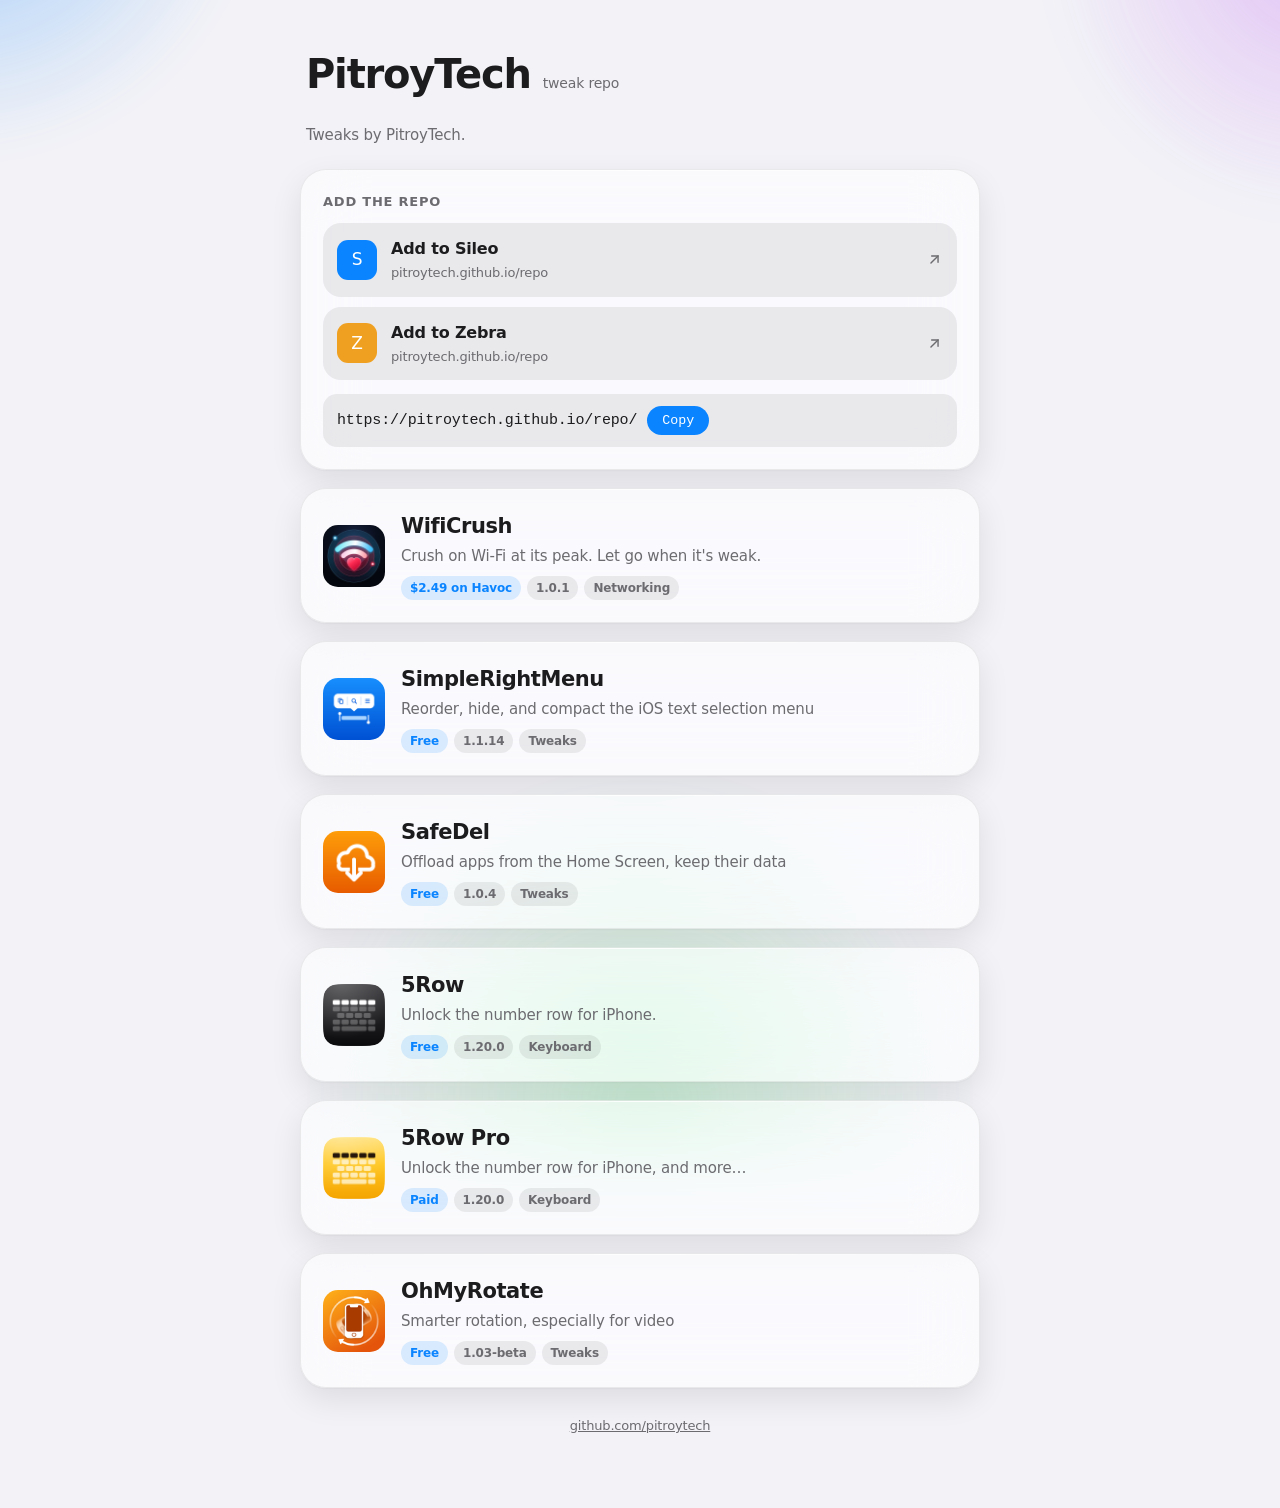
<file: index.html>
<!DOCTYPE html>
<html lang="en">
<head>
<meta charset="utf-8">
<meta name="viewport" content="width=device-width, initial-scale=1, viewport-fit=cover">
<title>PitroyTech</title>
<meta name="description" content="Tweaks by PitroyTech.">
<meta name="theme-color" content="#f2f2f7" media="(prefers-color-scheme: light)">
<meta name="theme-color" content="#000000" media="(prefers-color-scheme: dark)">
<link rel="icon" href="CydiaIcon.png">
<link rel="stylesheet" href="style.css?v=10">
</head>
<body>
<div class="wrap">

  <header class="masthead">
    <h1>PitroyTech</h1>
    <span class="by">tweak repo</span>
    <p class="lede"></p>
  </header>

  <section class="glass card">
    <h3>Add the repo</h3>
    <div class="sources">
      <a class="source-card" id="addsileo" href="#">
        <span class="source-mark">S</span>
        <span class="source-copy">
          <strong>Add to Sileo</strong>
          <span id="srcsileo"></span>
        </span>
        <svg viewBox="0 0 24 24" aria-hidden="true"><path d="M7 17 17 7"/><path d="M8 7h9v9"/></svg>
      </a>
      <a class="source-card" id="addzebra" href="#">
        <span class="source-mark">Z</span>
        <span class="source-copy">
          <strong>Add to Zebra</strong>
          <span id="srczebra"></span>
        </span>
        <svg viewBox="0 0 24 24" aria-hidden="true"><path d="M7 17 17 7"/><path d="M8 7h9v9"/></svg>
      </a>
    </div>
    <div class="source">
      <span id="src">https://pitroytech.github.io/repo/</span>
      <button class="copy" id="copy" type="button">Copy</button>
    </div>
  </section>

  <div id="list"></div>

  <footer>
    <a href="https://github.com/pitroytech">github.com/pitroytech</a>
  </footer>

</div>

<script>
// Một tệp dữ liệu, hai trang đọc chung.
//
// Trang chủ và trang chi tiết cùng đọc packages.json, nên thêm một gói là sửa
// một chỗ. Chép tay nội dung sang hai trang HTML là cách chắc chắn để hai nơi
// nói hai phiên bản khác nhau.
//
// Chỉ còn tiếng Anh. Bản song ngữ trước đây bắt mọi trường hiển thị phải là
// `{en, vi}` và mọi lượt đọc phải đi qua một hàm; đổi lại là một nút chuyển mà
// trang gói nhúng trong Sileo không ai bấm.
const SCHEMA = 12;   // tăng khi ĐỔI hình dạng packages.json
const escape = (s) => String(s).replace(/[&<>"']/g,
  (c) => ({'&':'&amp;','<':'&lt;','>':'&gt;','"':'&quot;',"'":'&#39;'}[c]));

fetch('packages.json?v=' + SCHEMA)
  .then((r) => r.json())
  .then((data) => {
    const url = data.repo.url;
    document.querySelector('.lede').textContent = data.repo.description;
    document.getElementById('src').textContent = url;

    // Hai trình quản lý, hai lược đồ URL. Trang web không dò được máy có cài
    // cái nào, nên hiện cả hai — một nút xám vì đoán sai còn tệ hơn một nút
    // bấm không ăn.
    document.getElementById('addsileo').href = 'sileo://source/' + url;
    document.getElementById('addzebra').href = 'zbra://sources/add/' + url;
    const host = url.replace(/^https?:\/\//, '').replace(/\/$/, '');
    document.getElementById('srcsileo').textContent = host;
    document.getElementById('srczebra').textContent = host;

    document.getElementById('list').innerHTML = data.packages.map((p) => `
      <a class="glass card pkg" href="package.html?id=${encodeURIComponent(p.id)}">
        <div class="pkg-top">
          <img class="glyph" src="${escape(p.icon)}" alt="" width="62" height="62">
          <span>
            <h2>${escape(p.name)}</h2>
            <p>${escape(p.tagline)}</p>
            <span class="badges">
              <span class="badge">${escape(p.price)}</span>
              <span class="badge plain">${escape(p.version)}</span>
              <span class="badge plain">${escape(p.section)}</span>
            </span>
          </span>
        </div>
      </a>`).join('');
  })
  .catch(() => {
    document.getElementById('list').innerHTML =
      '<div class="glass card"><p>Could not load the package list.</p></div>';
  });

document.getElementById('copy').addEventListener('click', async (event) => {
  const button = event.currentTarget;
  try {
    await navigator.clipboard.writeText(document.getElementById('src').textContent);
    button.textContent = 'Copied';
  } catch (error) {
    // Safari từ chối clipboard ở ngữ cảnh không an toàn. Bôi đen để người dùng
    // tự chép, thay vì một nút bấm không làm gì và không nói gì.
    const range = document.createRange();
    range.selectNodeContents(document.getElementById('src'));
    const selection = getSelection();
    selection.removeAllRanges();
    selection.addRange(range);
    button.textContent = 'Select it';
  }
  setTimeout(() => { button.textContent = 'Copy'; }, 2000);
});
</script>
</body>
</html>
</file>
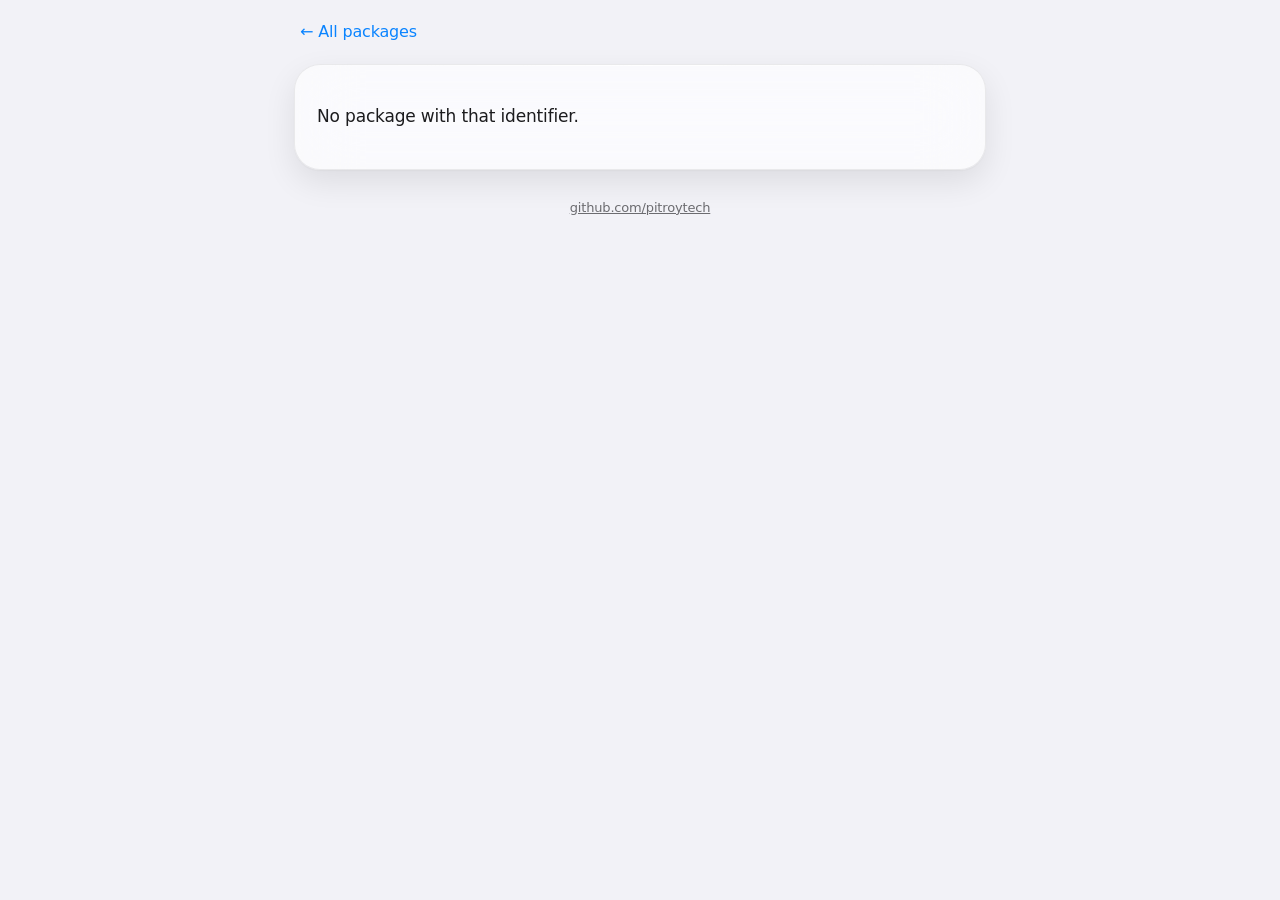
<file: package.html>
<!DOCTYPE html>
<html lang="en">
<head>
<meta charset="utf-8">
<meta name="viewport" content="width=device-width, initial-scale=1, viewport-fit=cover">
<title>PitroyTech</title>
<meta name="theme-color" content="#f2f2f7" media="(prefers-color-scheme: light)">
<meta name="theme-color" content="#000000" media="(prefers-color-scheme: dark)">
<link rel="icon" href="CydiaIcon.png">
<link rel="stylesheet" href="style.css?v=10">
</head>
<body class="depiction">
<div class="wrap">

  <a class="back" href="index.html">← All packages</a>
  <div id="page"></div>

  <footer>
    <a href="https://github.com/pitroytech">github.com/pitroytech</a>
  </footer>

</div>

<script>
// Trang này chạy ở HAI nơi: trình duyệt, và bên trong Sileo.
//
// Sileo vẽ trang gói từ `SileoDepiction`, và khi URL đó trả HTML thì nó dựng
// một webview hẹp. Nên mọi thứ ở đây phải bọc chữ theo bề ngang máy và không
// dựa vào chỗ trống — không cột đôi, không chữ cố định pixel.
const SCHEMA = 12;
const escape = (s) => String(s).replace(/[&<>"']/g,
  (c) => ({'&':'&amp;','<':'&lt;','>':'&gt;','"':'&quot;',"'":'&#39;'}[c]));

const wanted = new URLSearchParams(location.search).get('id');
const page = document.getElementById('page');
let TAB = 'info';

fetch('packages.json?v=' + SCHEMA)
  .then((r) => r.json())
  .then((data) => {
    const p = data.packages.find((item) => item.id === wanted);
    if (!p) {
      page.innerHTML = '<div class="glass card"><p>No package with that identifier.</p></div>';
      return;
    }
    document.title = p.name + ' — PitroyTech';

    // Dòng kết thúc bằng ":" là tiêu đề, dòng "- " là một ý trong danh sách,
    // còn lại là đoạn văn. Cùng quy tắc với tools/build-sileo-depictions.py,
    // để Zebra (trang này) và Sileo (JSON) đọc ra đúng một nội dung.
    const inline = (s) => escape(s).replace(/\*\*(.+?)\*\*/g, '<strong>$1</strong>');
    const describe = (lines) => {
      let html = '', list = [];
      const flush = () => { if (list.length) html += `<ul>${list.join('')}</ul>`; list = []; };
      for (const line of lines) {
        if (line.startsWith('- ')) { list.push(`<li>${inline(line.slice(2))}</li>`); continue; }
        flush();
        html += line.trimEnd().endsWith(':')
          ? `<h4>${inline(line.trimEnd().slice(0, -1))}</h4>`
          : `<p>${inline(line)}</p>`;
      }
      flush();
      return html;
    };

    const render = () => {
      // Nguồn, kèm icon GitHub vẽ thẳng bằng SVG.
      //
      // Không ảnh ngoài, không CDN: một icon tải từ nơi khác là một thứ nữa có
      // thể chết trong khi trang vẫn sống, và người đọc không biết vì sao.
      const GITHUB = '<svg viewBox="0 0 16 16" width="16" height="16" aria-hidden="true" '
        + 'fill="currentColor"><path d="M8 0C3.58 0 0 3.58 0 8c0 3.54 2.29 6.53 5.47 '
        + '7.59.4.07.55-.17.55-.38 0-.19-.01-.82-.01-1.49-2.01.37-2.53-.49-2.69-.94-.09-.23-.48-.94-.82-1.13'
        + '-.28-.15-.68-.52-.01-.53.63-.01 1.08.58 1.23.82.72 1.21 1.87.87 2.33.66.07-.52.28-.87.51-1.07'
        + '-1.78-.2-3.64-.89-3.64-3.95 0-.87.31-1.59.82-2.15-.08-.2-.36-1.02.08-2.12 0 0 .67-.21 2.2.82'
        + '.64-.18 1.32-.27 2-.27s1.36.09 2 .27c1.53-1.04 2.2-.82 2.2-.82.44 1.1.16 1.92.08 2.12.51.56.82'
        + '1.27.82 2.15 0 3.07-1.87 3.75-3.65 3.95.29.25.54.73.54 1.48 0 1.07-.01 1.93-.01 2.2 0 .21.15.46'
        + '.55.38A8.01 8.01 0 0 0 16 8c0-4.42-3.58-8-8-8Z"/></svg>';

      const links = (p.links || []).map((l) => `
        <a class="srclink" href="${escape(l.url)}" target="_blank" rel="noopener">
          ${l.kind === 'github' ? GITHUB : ''}<span>${escape(l.label)}</span>
        </a>`).join('');

      // Ảnh chụp: một dải cuộn ngang, ảnh giữ tỉ lệ thật, không cắt.
      const shots = (p.screenshots || []).length ? `
        <section class="glass card">
          <div class="shots">${p.screenshots.map((s) => `
            <img src="${escape(s.url)}" alt="${escape(s.caption || '')}" loading="lazy">`).join('')}
          </div>
        </section>` : '';

      const details = `
        <section class="glass card body">
          ${describe(p.description)}
        </section>
        ${shots}

        <section class="glass card">
          <h3>Details</h3>
          <div class="meta">
            <div><span>Identifier</span><span>${escape(p.id)}</span></div>
            <div><span>Version</span><span>${escape(p.version)}</span></div>
            <div><span>Section</span><span>${escape(p.section)}</span></div>
            <div><span>Compatibility</span><span>${escape(p.compatibility)}</span></div>
            ${p.older ? `<div><span>Also on the repo</span><span>${escape(p.older.version)}</span></div>` : ''}
          </div>
        </section>`;

      const changelog = `
        <section class="glass card body">
          ${(p.changelog || []).map((entry) => `
            <div class="release">
              <h4>${escape(entry.version)}<span>${escape(entry.date || '')}</span></h4>
              <ul>${entry.notes.map((n) => `<li>${escape(n)}</li>`).join('')}</ul>
            </div>`).join('') || '<p>No changelog yet.</p>'}
        </section>`;

      page.innerHTML = `
        ${p.banner ? `<img class="banner" src="${escape(p.banner)}" alt="">` : ''}
        <section class="glass card">
          <div class="pkg-top">
            <img class="glyph" src="${escape(p.icon)}" alt="" width="62" height="62">
            <span>
              <h2>${escape(p.name)}</h2>
              <p>${escape(p.tagline)}</p>
              <span class="badges">
                <span class="badge">${escape(p.price)}</span>
                <span class="badge plain">${escape(p.version)}</span>
              </span>
            </span>
          </div>
        </section>

        <div class="tabs">
          <button type="button" data-tab="info"${TAB === 'info' ? ' class="on"' : ''}>Details</button>
          <button type="button" data-tab="log"${TAB === 'log' ? ' class="on"' : ''}>Changelog</button>
        </div>
        ${TAB === 'log' ? changelog : details}

        ${p.older ? `<section class="glass card"><p class="avail">${escape(p.older.note)}</p></section>` : ''}

        <section class="glass card">
          <h3>Links</h3>
          <div class="srclinks">${links}</div>
          ${p.availability ? `<p class="avail">${escape(p.availability)}</p>` : ''}
        </section>`;

      // Đổi tab bằng cách vẽ lại: `render()` gọi lại chính nó, nên chỉ cần nhớ
      // tab đang chọn. Nút bị thay mới mỗi lượt nên phải gắn lại ở đây.
      page.querySelectorAll('.tabs button').forEach((b) =>
        b.addEventListener('click', () => { TAB = b.dataset.tab; render(); }));
    };

    render();
  })
  .catch(() => {
    page.innerHTML = '<div class="glass card"><p>Could not load the package list.</p></div>';
  });
</script>
</body>
</html>
</file>
<file: style.css>
/* Liquid Glass, kiểu iOS 26/27.
 *
 * Kính chỉ ra kính khi có thứ gì đó ở SAU nó để khúc xạ. Nên nền là vài vầng
 * màu mờ, và thẻ thì trong mờ chứ không phải xám đặc — một thẻ xám trên nền
 * phẳng chỉ là thẻ bo góc.
 *
 * Không CDN, không font tải về: trang này phục vụ từ GitHub Pages và phải mở
 * được cả khi mạng chặn thứ khác. Chữ dùng font hệ thống, vốn đã là SF trên
 * máy Apple — thứ người dùng jailbreak gần như chắc chắn đang dùng.
 */

:root {
    color-scheme: light dark;

    --bg: #f2f2f7;
    --ink: #1c1c1e;
    --ink-dim: #6c6c70;
    --glass: rgba(255, 255, 255, 0.62);
    --glass-edge: rgba(255, 255, 255, 0.85);
    --glass-line: rgba(0, 0, 0, 0.07);
    --tint: #0a84ff;
    --shadow: 0 1px 2px rgba(0, 0, 0, .04), 0 12px 32px rgba(0, 0, 0, .09);
    --radius: 26px;
}

@media (prefers-color-scheme: dark) {
    :root {
        --bg: #000;
        --ink: #f5f5f7;
        --ink-dim: #98989d;
        --glass: rgba(28, 28, 30, 0.58);
        --glass-edge: rgba(255, 255, 255, 0.14);
        --glass-line: rgba(255, 255, 255, 0.09);
        --shadow: 0 1px 2px rgba(0, 0, 0, .5), 0 16px 40px rgba(0, 0, 0, .55);
    }
}

* { box-sizing: border-box; }

html { -webkit-text-size-adjust: 100%; }

body {
    margin: 0;
    min-height: 100vh;
    background: var(--bg);
    color: var(--ink);
    font: 400 17px/1.5 -apple-system, BlinkMacSystemFont, "SF Pro Text",
          system-ui, "Segoe UI", Roboto, sans-serif;
    letter-spacing: -0.01em;
    overflow-x: hidden;
}

/* Ba vầng màu sau lớp kính. Cố định, không animation: trang này để đọc, và
 * một nền động sau chữ làm chữ khó đọc hơn chứ không đẹp hơn. */
body::before {
    content: "";
    position: fixed;
    inset: -20vmax;
    z-index: -1;
    background:
        radial-gradient(38vmax 38vmax at 12% 8%,  rgba(10, 132, 255, .38), transparent 60%),
        radial-gradient(34vmax 34vmax at 88% 14%, rgba(191, 90, 242, .32), transparent 62%),
        radial-gradient(42vmax 42vmax at 50% 96%, rgba(48, 209, 88, .22), transparent 60%);
    filter: blur(18px);
}

.wrap {
    max-width: 720px;
    margin: 0 auto;
    padding: 40px 20px 72px;
}

/* --- thanh đầu trang ------------------------------------------------- */

.masthead {
    display: flex;
    align-items: baseline;
    gap: 12px;
    flex-wrap: wrap;
    padding: 4px 6px 22px;
}

.masthead h1 {
    margin: 0;
    font-size: 40px;
    font-weight: 700;
    letter-spacing: -0.03em;
}

.masthead .by {
    font-size: 14px;
    color: var(--ink-dim);
}

.masthead .lede {
    flex-basis: 100%;
    margin: 8px 0 0;
    font-size: 15px;
    color: var(--ink-dim);
}

/* --- kính ------------------------------------------------------------- */

.glass {
    position: relative;
    background: var(--glass);
    -webkit-backdrop-filter: blur(30px) saturate(180%);
    backdrop-filter: blur(30px) saturate(180%);
    border: 1px solid var(--glass-line);
    border-radius: var(--radius);
    box-shadow: var(--shadow);
    overflow: hidden;
}

/* Vệt sáng ở mép trên. Đây là thứ làm bề mặt trông như thuỷ tinh chứ không
 * như nhựa mờ, và nó chỉ tốn một pseudo-element. */
.glass::after {
    content: "";
    position: absolute;
    inset: 0 0 auto;
    height: 1px;
    background: linear-gradient(90deg, transparent, var(--glass-edge), transparent);
    pointer-events: none;
}

.card { padding: 22px; margin-bottom: 18px; }

/* --- thẻ gói ----------------------------------------------------------- */

.pkg {
    display: block;
    color: inherit;
    text-decoration: none;
    -webkit-tap-highlight-color: transparent;
    transition: transform .22s cubic-bezier(.2, .8, .2, 1),
                box-shadow .22s cubic-bezier(.2, .8, .2, 1);
}

.pkg:hover, .pkg:focus-visible {
    transform: translateY(-2px);
    box-shadow: 0 2px 4px rgba(0, 0, 0, .05), 0 20px 46px rgba(0, 0, 0, .14);
}

.pkg:active { transform: scale(.985); }

.pkg-top { display: flex; align-items: center; gap: 16px; }

/* Icon là PNG dùng chung với Sileo, không phải hình vẽ bằng CSS.
 * Hai hình gần giống nhau ở hai nơi là hai hình sẽ lệch nhau. */
.glyph {
    flex: none;
    width: 62px;
    height: 62px;
    border-radius: 15px;
    display: block;
    box-shadow: inset 0 1px 0 rgba(255, 255, 255, .45);
}

.pkg h2 { margin: 0 0 2px; font-size: 21px; font-weight: 600; letter-spacing: -.02em; }
.pkg p  { margin: 0; font-size: 15px; color: var(--ink-dim); }

.badges { display: flex; gap: 6px; margin-top: 9px; flex-wrap: wrap; }

.badge {
    font-size: 12px;
    font-weight: 600;
    padding: 3px 9px;
    border-radius: 999px;
    background: color-mix(in srgb, var(--tint) 14%, transparent);
    color: var(--tint);
}

.badge.plain {
    background: var(--glass-line);
    color: var(--ink-dim);
}

/* --- hướng dẫn thêm nguồn --------------------------------------------- */

h3 { margin: 0 0 12px; font-size: 13px; font-weight: 600;
     letter-spacing: .06em; text-transform: uppercase; color: var(--ink-dim); }

.source {
    display: flex;
    align-items: center;
    gap: 10px;
    background: var(--glass-line);
    border-radius: 14px;
    padding: 12px 14px;
    font: 500 15px/1.3 ui-monospace, SFMono-Regular, Menlo, monospace;
    word-break: break-all;
}

button.copy {
    flex: none;
    border: 0;
    border-radius: 999px;
    padding: 7px 15px;
    font: 600 14px/1 inherit;
    font-family: inherit;
    color: #fff;
    background: var(--tint);
    cursor: pointer;
}

button.copy:active { opacity: .7; }

.steps { margin: 14px 0 0; padding-left: 20px; font-size: 15px; color: var(--ink-dim); }
.steps li { margin: 5px 0; }

/* --- trang chi tiết ---------------------------------------------------- */

.back {
    display: inline-block;
    margin-bottom: 16px;
    padding: 4px 6px;
    color: var(--tint);
    text-decoration: none;
    font-size: 16px;
}

.meta { display: grid; gap: 0; margin-top: 4px; }

.meta div {
    display: flex;
    justify-content: space-between;
    gap: 16px;
    padding: 12px 2px;
    border-top: 1px solid var(--glass-line);
    font-size: 15px;
}

.meta div span:first-child { color: var(--ink-dim); }
.meta div span:last-child  { text-align: right; }

.body p { margin: 0 0 12px; font-size: 16px; }
.body p:last-child { margin-bottom: 0; }

footer {
    margin-top: 28px;
    text-align: center;
    font-size: 13px;
    color: var(--ink-dim);
}

footer a { color: var(--ink-dim); }

/* --- khối nguồn -------------------------------------------------------- */

.srclinks { display: flex; flex-wrap: wrap; gap: 8px; }

.srclink {
    display: inline-flex;
    align-items: center;
    gap: 7px;
    padding: 8px 14px;
    border-radius: 999px;
    background: var(--glass-line);
    color: var(--ink);
    text-decoration: none;
    font-size: 15px;
    font-weight: 500;
}

.srclink:hover { background: color-mix(in srgb, var(--tint) 16%, transparent); color: var(--tint); }
.srclink svg { flex: none; }

.avail { margin: 12px 0 0; font-size: 14px; color: var(--ink-dim); }

/* --- tab Chi tiết / Nhật ký ------------------------------------------- */

.tabs {
    display: flex;
    gap: 6px;
    margin: 0 0 14px;
    padding: 4px;
    border-radius: 999px;
    background: var(--glass-line);
}

.tabs button {
    flex: 1;
    border: 0;
    border-radius: 999px;
    padding: 8px 14px;
    font: 600 14px/1 inherit;
    font-family: inherit;
    color: var(--ink-dim);
    background: transparent;
    cursor: pointer;
}

.tabs button.on {
    color: #fff;
    background: var(--tint);
}

/* Một bản phát hành trong nhật ký. */
.release + .release {
    margin-top: 20px;
    padding-top: 18px;
    border-top: 1px solid var(--glass-line);
}

.release h4 {
    display: flex;
    align-items: baseline;
    justify-content: space-between;
    gap: 12px;
    margin: 0 0 8px;
    font-size: 17px;
    font-weight: 600;
    letter-spacing: -.01em;
}

.release h4 span {
    font-size: 13px;
    font-weight: 400;
    color: var(--ink-dim);
}

.release ul { margin: 0; padding-left: 20px; }
.release li { margin: 5px 0; font-size: 15px; }

/* --- thẻ thêm nguồn ---------------------------------------------------- */

.sources { display: grid; gap: 10px; margin-bottom: 14px; }

.source-card {
    display: flex;
    align-items: center;
    gap: 14px;
    padding: 14px;
    border-radius: 18px;
    background: var(--glass-line);
    color: inherit;
    text-decoration: none;
    -webkit-tap-highlight-color: transparent;
}

.source-card:active { opacity: .7; }

.source-mark {
    flex: none;
    width: 40px;
    height: 40px;
    border-radius: 11px;
    display: grid;
    place-items: center;
    font: 700 19px/1 inherit;
    color: #fff;
    background: var(--tint);
}

#addzebra .source-mark { background: #f0a020; }

.source-copy { display: grid; gap: 2px; min-width: 0; }
.source-copy strong { font-size: 16px; font-weight: 600; }
.source-copy span {
    font-size: 13px;
    color: var(--ink-dim);
    overflow: hidden;
    text-overflow: ellipsis;
    white-space: nowrap;
}

.source-card svg {
    flex: none;
    margin-left: auto;
    width: 17px;
    height: 17px;
    fill: none;
    stroke: var(--ink-dim);
    stroke-width: 2;
    stroke-linecap: round;
}

/* --- tab Details / Changelog ------------------------------------------- */

.tabs {
    display: flex;
    gap: 6px;
    margin: 0 0 18px;
    padding: 4px;
    border-radius: 999px;
    background: var(--glass-line);
}

.tabs button {
    flex: 1;
    border: 0;
    border-radius: 999px;
    padding: 9px 14px;
    font: 600 14px/1 inherit;
    font-family: inherit;
    color: var(--ink-dim);
    background: transparent;
    cursor: pointer;
}

.tabs button.on { color: #fff; background: var(--tint); }

/* Tiêu đề trong phần mô tả: "Features:", "Notes:"… */
.body h4 {
    margin: 18px 0 8px;
    font-size: 15px;
    font-weight: 600;
    letter-spacing: -.01em;
}
.body h4:first-child { margin-top: 0; }

/* Một bản phát hành trong nhật ký. */
.release + .release {
    margin-top: 20px;
    padding-top: 18px;
    border-top: 1px solid var(--glass-line);
}

.release h4 {
    display: flex;
    align-items: baseline;
    justify-content: space-between;
    gap: 12px;
    margin: 0 0 8px;
    font-size: 17px;
}

.release h4 span { font-size: 13px; font-weight: 400; color: var(--ink-dim); }
.release ul { margin: 0; padding-left: 20px; }
.release li { margin: 5px 0; font-size: 15px; }

/* Trong Sileo trang này nằm trong một webview hẹp: bỏ lề rộng và nền động,
 * chữ phải bọc theo bề ngang máy chứ không dựa vào chỗ trống. */
body.depiction .wrap { padding: 16px 14px 40px; }
body.depiction::before { display: none; }

.meta div span:last-child { overflow-wrap: anywhere; }

/* Ảnh đầu trang gói, như headerImage của Sileo. */
.banner { display: block; width: 100%; aspect-ratio: 1460 / 680; object-fit: cover;
          border-radius: 22px; margin: 0 0 14px; background: #161618; }
.body ul { margin: 0 0 12px; padding-left: 20px; font-size: 16px; }
.body li { margin: 0 0 6px; }
.body ul:last-child { margin-bottom: 0; }

/* Screenshots: horizontal strip, true aspect ratio, snaps per image. */
.shots { display: flex; gap: 12px; overflow-x: auto; scroll-snap-type: x mandatory;
  -webkit-overflow-scrolling: touch; padding-bottom: 4px; }
.shots img { flex: 0 0 auto; height: min(460px, 62vh); width: auto; max-width: 85%;
  object-fit: contain; border-radius: 16px; scroll-snap-align: start; }
</file>
